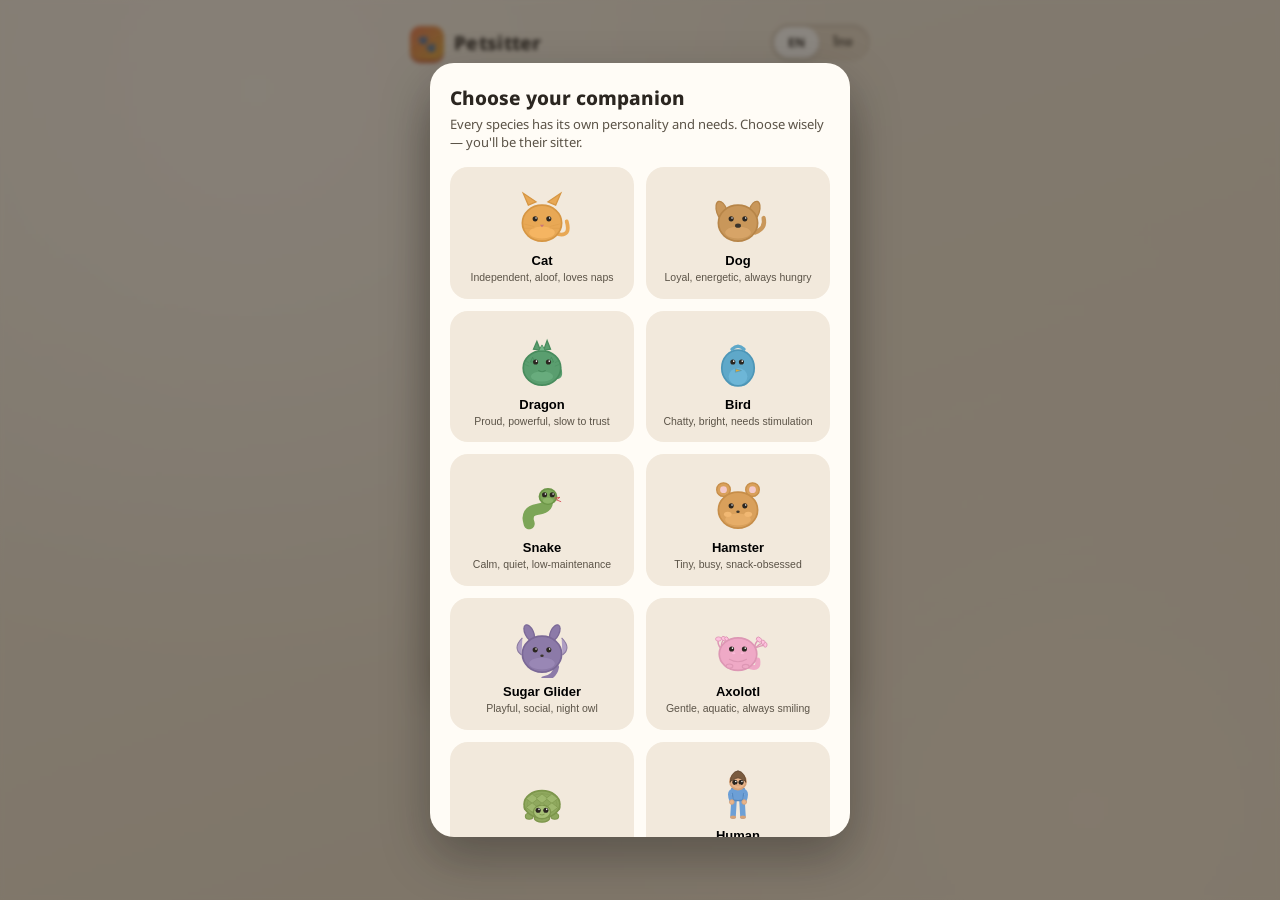
<file: index.html>
<!DOCTYPE html>
<html lang="en">
<head>
<meta charset="UTF-8">
<meta name="viewport" content="width=device-width, initial-scale=1.0, maximum-scale=1, user-scalable=no">
<title>Petsitter</title>
<link rel="preconnect" href="https://fonts.googleapis.com">
<link rel="preconnect" href="https://fonts.gstatic.com" crossorigin>
<link href="https://fonts.googleapis.com/css2?family=Press+Start+2P&family=Noto+Sans:wght@400;600;700;800&family=Noto+Sans+Thai:wght@400;600;700;800&display=swap" rel="stylesheet">
<link rel="stylesheet" href="css/style.css">
</head>
<body>

<div class="topbar">
  <div class="brand">
    <div class="brand-mark">🐾</div>
    <div class="brand-name">Petsitter</div>
  </div>
  <div class="lang-switch">
    <button class="lang-btn" data-lang="en">EN</button>
    <button class="lang-btn" data-lang="th">ไทย</button>
  </div>
</div>

<div class="device">
  <div class="device-header">
    <div class="pet-title">
      <div class="pet-name-row">
        <span class="pet-name" id="petNameDisplay">—</span>
        <button class="rename-btn" id="renameBtn" title="Rename">✏️</button>
      </div>
      <span class="pet-stage" id="petStageLabel" data-i18n="stage_egg">Egg</span>
    </div>
    <div class="header-icons">
      <button class="icon-btn" id="shopBtn" title="Shop">🛒</button>
      <button class="icon-btn" id="bagBtn" title="Inventory">🎒</button>
      <button class="icon-btn" id="statsBtn" title="Log">📋</button>
      <button class="icon-btn" id="settingsBtn" title="Settings">⚙️</button>
    </div>
  </div>

  <div class="screen-frame">
    <div class="screen">
      <div class="screen-top-row">
        <div class="age-badge" id="ageBadge">DAY 1</div>
        <div class="badge-cluster">
          <div class="signal-badge" id="signalBadge" title="Signal">📶</div>
          <div class="coin-badge">🪙 <span id="coinCount">0</span></div>
        </div>
      </div>
      <div class="pet-stage-view">
        <div class="pet-shadow"></div>
        <div class="speech-bubble" id="speechBubble"></div>
        <div class="pet-svg-wrap" id="petSvgWrap"></div>
        <div class="fx-layer" id="fxLayer"></div>
      </div>
      <div class="stats-panel">
        <div class="stat-row">
          <span class="stat-icon">🍖</span>
          <div class="stat-track" id="track-hunger"><div class="stat-fill fill-hunger" id="fill-hunger" style="width:100%"></div></div>
        </div>
        <div class="stat-row">
          <span class="stat-icon">😊</span>
          <div class="stat-track" id="track-happy"><div class="stat-fill fill-happy" id="fill-happy" style="width:100%"></div></div>
        </div>
        <div class="stat-row">
          <span class="stat-icon">⚡</span>
          <div class="stat-track" id="track-energy"><div class="stat-fill fill-energy" id="fill-energy" style="width:100%"></div></div>
        </div>
        <div class="stat-row">
          <span class="stat-icon">🧼</span>
          <div class="stat-track" id="track-clean"><div class="stat-fill fill-clean" id="fill-clean" style="width:100%"></div></div>
        </div>
        <div class="stat-row">
          <span class="stat-icon">❤️</span>
          <div class="stat-track" id="track-health"><div class="stat-fill fill-health" id="fill-health" style="width:100%"></div></div>
        </div>
      </div>
      <div class="status-strip" id="statusStrip"></div>
    </div>
  </div>

  <div class="controls">
    <button class="ctrl-btn primary" id="feedBtn"><span class="ci">🍖</span><span data-i18n="btn_feed">Feed</span></button>
    <button class="ctrl-btn" id="playBtn"><span class="ci">🎮</span><span data-i18n="btn_play">Play</span></button>
    <button class="ctrl-btn" id="cleanBtn"><span class="ci">🧼</span><span data-i18n="btn_clean">Clean</span></button>
    <button class="ctrl-btn" id="sleepBtn"><span class="ci">😴</span><span data-i18n="btn_sleep">Sleep</span></button>
  </div>
  <div class="mini-controls mini-controls-5">
    <button class="ctrl-btn" id="healBtn"><span class="ci">💊</span><span data-i18n="btn_heal">Heal</span></button>
    <button class="ctrl-btn" id="petBtn"><span class="ci">🖐️</span><span data-i18n="btn_pet">Pet</span></button>
    <button class="ctrl-btn" id="workBtn"><span class="ci">💰</span><span data-i18n="btn_earn">Earn</span></button>
    <button class="ctrl-btn" id="signalBtn"><span class="ci">📡</span><span data-i18n="btn_signal">Hunt</span></button>
    <button class="ctrl-btn" id="breedBtn" disabled><span class="ci">💞</span><span data-i18n="btn_breed">Breed</span></button>
  </div>
</div>

<div class="footer-note" id="footerNote">
  Petsitter runs entirely in your browser. Your pet's progress is saved automatically on this device.
</div>

<!-- SPECIES PICKER MODAL -->
<div class="modal-backdrop show" id="pickerBackdrop">
  <div class="modal">
    <h2 data-i18n="picker_title">Choose your companion</h2>
    <div class="sub" data-i18n="picker_sub">Every species has its own personality and needs. Choose wisely — you'll be their sitter.</div>
    <div class="species-grid" id="speciesGrid"></div>
    <div class="name-input-row">
      <label data-i18n="name_label">Name your pet</label>
      <input type="text" id="petNameInput" maxlength="14" placeholder="...">
    </div>
    <button class="big-btn" id="startBtn" disabled data-i18n="btn_start">Start caring</button>
    <button class="text-link-btn" id="pickerRestoreLink" data-i18n="picker_restore_link">Already have a pet? Restore with Transfer ID</button>
  </div>
</div>

<!-- INVENTORY MODAL -->
<div class="modal-backdrop" id="bagBackdrop">
  <div class="modal">
    <button class="modal-close" id="bagClose">✕</button>
    <h2 data-i18n="bag_title">Bag</h2>
    <div class="sub" data-i18n="bag_sub">Items you've earned from work and minigames.</div>
    <div class="inv-grid" id="invGrid"></div>
  </div>
</div>

<!-- FEED PICKER MODAL -->
<div class="modal-backdrop" id="feedPickerBackdrop">
  <div class="modal">
    <button class="modal-close" id="feedPickerClose">✕</button>
    <h2 data-i18n="feed_picker_title">Feed</h2>
    <div class="sub" data-i18n="feed_picker_sub">Choose something from your bag to feed your pet.</div>
    <div class="inv-grid" id="feedPickerGrid"></div>
  </div>
</div>

<!-- SHOP MODAL -->
<div class="modal-backdrop" id="shopBackdrop">
  <div class="modal">
    <button class="modal-close" id="shopClose">✕</button>
    <h2 data-i18n="shop_title">Shop</h2>
    <div class="sub" data-i18n="shop_sub">Spend coins on food, care items, and toys.</div>
    <div class="shop-grid" id="shopGrid"></div>
  </div>
</div>

<!-- ACTIVITIES MENU MODAL -->
<div class="modal-backdrop" id="activitiesBackdrop">
  <div class="modal">
    <button class="modal-close" id="activitiesClose">✕</button>
    <h2 data-i18n="activities_title">Activities</h2>
    <div class="sub" data-i18n="activities_sub">Choose something fun to do together.</div>
    <div class="activities-grid" id="activitiesGrid"></div>
  </div>
</div>

<!-- MINIGAME PLAY MODAL (shared shell for all activities) -->
<div class="modal-backdrop" id="gameBackdrop">
  <div class="modal">
    <button class="modal-close" id="gameClose">✕</button>
    <h2 id="gameTitleText">Tap Along!</h2>
    <div id="gameBody"></div>
  </div>
</div>

<!-- BREEDING DEN MODAL -->
<div class="modal-backdrop" id="breedBackdrop">
  <div class="modal">
    <button class="modal-close" id="breedClose">✕</button>
    <h2 data-i18n="breed_title">Breeding Den</h2>
    <div id="breedBody"></div>
  </div>
</div>

<!-- LOG MODAL -->
<div class="modal-backdrop" id="logBackdrop">
  <div class="modal">
    <button class="modal-close" id="logClose">✕</button>
    <h2 data-i18n="log_title">Care Log</h2>
    <div class="sub" data-i18n="log_sub">A record of pets you've raised.</div>
    <div id="traitsPanel"></div>
    <ul class="pet-log" id="petLog"></ul>
  </div>
</div>

<!-- SETTINGS MODAL -->
<div class="modal-backdrop" id="settingsBackdrop">
  <div class="modal">
    <button class="modal-close" id="settingsClose">✕</button>
    <h2 data-i18n="settings_title">Settings</h2>
    <div class="setting-row">
      <div>
        <div class="setting-label" data-i18n="settings_sound">Sound effects</div>
        <div class="setting-sub" data-i18n="settings_sound_sub">Chimes for feeding, play, and alerts</div>
      </div>
      <button class="toggle on" id="soundToggle"><div class="knob"></div></button>
    </div>
    <div class="setting-row">
      <div>
        <div class="setting-label" data-i18n="settings_notif">Reduced motion</div>
        <div class="setting-sub" data-i18n="settings_notif_sub">Calmer animations for the pet</div>
      </div>
      <button class="toggle" id="motionToggle"><div class="knob"></div></button>
    </div>
    <div class="setting-row" style="flex-direction:column; align-items:stretch; gap:6px;">
      <div class="setting-label" data-i18n="settings_transfer">Transfer data</div>
      <div class="setting-sub" data-i18n="settings_transfer_sub">Move your pet to another device, or back it up.</div>
      <button class="big-btn secondary" id="openTransferBtn" data-i18n="btn_open_transfer">Transfer Data</button>
    </div>
    <div class="setting-row" style="flex-direction:column; align-items:stretch; gap:6px;">
      <div class="setting-label" data-i18n="settings_reset">Reset game</div>
      <div class="setting-sub" data-i18n="settings_reset_sub">Erases your current pet and starts over. This cannot be undone.</div>
      <button class="danger-btn" id="resetBtn" data-i18n="btn_reset">Release &amp; restart</button>
    </div>
  </div>
</div>

<!-- TRANSFER DATA MODAL -->
<div class="modal-backdrop" id="transferBackdrop">
  <div class="modal">
    <button class="modal-close" id="transferClose">✕</button>
    <h2 data-i18n="transfer_title">Transfer Data</h2>
    <div class="sub" data-i18n="transfer_sub">Move your pet to another device using a Transfer ID and password, like a login code.</div>
    <div id="transferBody"></div>
  </div>
</div>

<script src="js/i18n.js"></script>
<script src="js/species.js"></script>
<script src="js/food.js"></script>
<script src="js/state.js"></script>
<script src="js/online.js"></script>
<script src="js/render.js"></script>
<script src="js/minigames.js"></script>
<script src="js/breeding_ui.js"></script>
<script src="js/transfer.js"></script>
<script src="js/transfer_ui.js"></script>
<script src="js/actions.js"></script>
<script src="js/main.js"></script>
</body>
</html>
</file>
<file: css/style.css>
:root{
  --shell: #F2E9DC;
  --shell-dark: #E3D5C0;
  --shell-shadow: #C9B79C;
  --screen-bg: #D7E8D4;
  --screen-bg-dim: #C6DBC2;
  --ink: #2B2620;
  --ink-soft: #5B5347;
  --coral: #E8734A;
  --coral-dark: #C85A34;
  --teal: #4A9B8E;
  --teal-dark: #397D72;
  --alert: #D64550;
  --alert-dark: #B23440;
  --gold: #E0A937;
  --paper: #FFFCF6;
  --font-display: 'Press Start 2P', monospace;
  --font-body: 'Noto Sans', 'Noto Sans Thai', sans-serif;
}
*{box-sizing:border-box; -webkit-tap-highlight-color: transparent;}
html,body{margin:0;padding:0;}
body{
  font-family: var(--font-body);
  background:
    radial-gradient(circle at 20% 10%, #F7EFE2 0%, transparent 45%),
    radial-gradient(circle at 85% 90%, #EFE1CC 0%, transparent 50%),
    linear-gradient(160deg, #EFE6D6 0%, #E4D6BE 100%);
  min-height:100vh;
  color: var(--ink);
  display:flex;
  flex-direction:column;
  align-items:center;
  padding: 24px 14px 60px;
  overflow-x:hidden;
}
body[lang="th"], body.lang-th { font-family: 'Noto Sans Thai', 'Noto Sans', sans-serif; }

/* ---------- top bar ---------- */
.topbar{
  width:100%; max-width:460px;
  display:flex; align-items:center; justify-content:space-between;
  margin-bottom:18px;
}
.brand{ display:flex; align-items:center; gap:10px; }
.brand-mark{
  width:34px;height:34px; border-radius:10px;
  background: linear-gradient(135deg, var(--coral), var(--gold));
  display:flex;align-items:center;justify-content:center;
  box-shadow: 0 3px 0 var(--coral-dark);
  font-size:16px;
}
.brand-name{ font-weight:800; font-size:19px; letter-spacing:0.3px; }
.lang-switch{
  display:flex; background: var(--shell-dark); border-radius:999px; padding:3px;
  box-shadow: inset 0 2px 4px rgba(0,0,0,0.12);
}
.lang-btn{
  border:none; background:transparent; padding:6px 14px; border-radius:999px;
  font-family: var(--font-body); font-weight:700; font-size:12.5px; cursor:pointer;
  color: var(--ink-soft); transition: all .15s ease;
}
.lang-btn.active{ background: var(--paper); color: var(--ink); box-shadow: 0 2px 4px rgba(0,0,0,0.15); }

/* ---------- device shell ---------- */
.device{
  width:100%; max-width:420px;
  background: linear-gradient(160deg, var(--shell) 0%, var(--shell-dark) 100%);
  border-radius: 42px;
  padding: 22px 20px 26px;
  box-shadow:
    0 2px 0 rgba(255,255,255,0.6) inset,
    0 -6px 14px rgba(201,183,156,0.5) inset,
    0 18px 0 var(--shell-shadow),
    0 26px 34px rgba(90,70,40,0.28);
  position:relative;
}
.device::before{
  content:"";
  position:absolute; top:12px; left:50%; transform:translateX(-50%);
  width:64px; height:6px; border-radius:4px; background: rgba(255,255,255,0.55);
}
.device-header{
  display:flex; justify-content:space-between; align-items:center;
  margin-bottom:12px; padding: 0 4px;
}
.pet-title{ display:flex; flex-direction:column; }
.pet-name-row{ display:flex; align-items:center; gap:6px; }
.pet-name{ font-weight:800; font-size:17px; }
.rename-btn{ background:none;border:none;cursor:pointer;opacity:0.55; font-size:13px; padding:2px 4px;}
.rename-btn:hover{opacity:1;}
.pet-stage{ font-size:11.5px; color: var(--ink-soft); font-weight:600; margin-top:1px;}
.header-icons{ display:flex; gap:8px; }
.icon-btn{
  width:34px;height:34px;border-radius:12px; border:none; cursor:pointer;
  background: var(--paper); box-shadow: 0 2px 0 rgba(0,0,0,0.08), inset 0 1px 0 rgba(255,255,255,0.8);
  font-size:15px; display:flex;align-items:center;justify-content:center;
  transition: transform .1s;
}
.icon-btn:active{ transform: translateY(2px); box-shadow:none; }

/* screen */
.screen-frame{
  background: linear-gradient(145deg,#3a352c,#211d17);
  border-radius: 26px; padding: 10px;
  box-shadow: inset 0 2px 8px rgba(0,0,0,0.5), 0 1px 0 rgba(255,255,255,0.15);
}
.screen{
  position:relative;
  background: radial-gradient(ellipse at 30% 15%, var(--screen-bg) 0%, var(--screen-bg-dim) 100%);
  border-radius: 18px;
  min-height: 300px;
  overflow:hidden;
  box-shadow: inset 0 0 0 3px rgba(0,0,0,0.08), inset 0 4px 18px rgba(0,0,0,0.14);
}
.screen::after{
  content:"";
  position:absolute; inset:0; pointer-events:none;
  background: repeating-linear-gradient(180deg, rgba(0,0,0,0.035) 0px, rgba(0,0,0,0.035) 1px, transparent 1px, transparent 3px);
  mix-blend-mode: multiply;
}
.screen-top-row{
  display:flex; justify-content:space-between; align-items:flex-start;
  padding: 10px 12px 0; position:relative; z-index:2;
}
.age-badge{
  font-family: var(--font-display); font-size: 8px; color: var(--ink);
  background: rgba(255,255,255,0.45); padding:4px 6px; border-radius:6px;
  letter-spacing:0.5px;
}
.coin-badge{
  font-family: var(--font-display); font-size:8px; color: var(--ink);
  background: rgba(255,255,255,0.45); padding:4px 6px; border-radius:6px;
  display:flex; align-items:center; gap:4px;
}
.badge-cluster{ display:flex; align-items:center; gap:6px; }
.signal-badge{
  font-size:12px; background: rgba(255,255,255,0.45); border-radius:6px;
  padding:3px 6px; line-height:1; cursor:default; transition: filter .2s;
}
.signal-badge.sig-none{ filter: grayscale(1) opacity(0.5); }
.signal-badge.sig-weak{ filter: saturate(0.6); }
.signal-badge.sig-strong{ filter: saturate(1.3); }
.pet-stage-view{
  position:relative; height: 168px;
  display:flex; align-items:center; justify-content:center;
  z-index:2;
}
.pet-shadow{
  position:absolute; bottom: 14px; left:50%; transform: translateX(-50%);
  width: 78px; height:14px; background: rgba(43,38,32,0.18); border-radius:50%;
  filter: blur(1px);
}
.pet-svg-wrap{ width:150px; height:150px; }
.pet-svg-wrap svg{ width:100%; height:100%; overflow:visible; }
.speech-bubble{
  position:absolute; top: -2px; left:50%; transform: translateX(-50%);
  background: var(--paper); border: 2px solid var(--ink); border-radius: 10px;
  padding: 4px 9px; font-size: 11px; font-weight:700; white-space:nowrap;
  opacity:0; transition: opacity .2s, transform .2s; pointer-events:none;
}
.speech-bubble.show{ opacity:1; }
.speech-bubble::after{
  content:""; position:absolute; bottom:-7px; left:50%; transform:translateX(-50%);
  border-left:6px solid transparent; border-right:6px solid transparent; border-top:7px solid var(--ink);
}
.speech-bubble::before{
  content:""; position:absolute; bottom:-4.4px; left:50%; transform:translateX(-50%);
  border-left:5px solid transparent; border-right:5px solid transparent; border-top:6px solid var(--paper);
  z-index:1;
}
.fx-layer{ position:absolute; inset:0; pointer-events:none; z-index:3; }
.floater{
  position:absolute; font-size: 20px; opacity:1; animation: floatUp 1.1s ease-out forwards;
}
@keyframes floatUp{
  0%{ transform: translateY(0) scale(0.6); opacity:0; }
  15%{ opacity:1; transform: translateY(-6px) scale(1.05); }
  100%{ transform: translateY(-58px) scale(1); opacity:0; }
}

/* stat bars area on screen */
.stats-panel{
  position:relative; z-index:2; padding: 4px 14px 12px;
}
.stat-row{ display:flex; align-items:center; gap:8px; margin-bottom:6px; }
.stat-icon{ font-size:13px; width:16px; text-align:center; }
.stat-track{
  flex:1; height:9px; background: rgba(43,38,32,0.14); border-radius:5px; overflow:hidden;
  box-shadow: inset 0 1px 2px rgba(0,0,0,0.15);
}
.stat-fill{ height:100%; border-radius:5px; transition: width .4s ease; }
.fill-hunger{ background: linear-gradient(90deg,#E8734A,#F0966E); }
.fill-happy{ background: linear-gradient(90deg,#E0A937,#EFC761); }
.fill-energy{ background: linear-gradient(90deg,#4A9B8E,#6FBBAE); }
.fill-clean{ background: linear-gradient(90deg,#6C9FD6,#93BDE8); }
.fill-health{ background: linear-gradient(90deg,#C25A82,#DD86A6); }
.stat-track.critical .stat-fill{ animation: pulseCritical 1s infinite; }
@keyframes pulseCritical{ 0%,100%{ filter:brightness(1);} 50%{ filter:brightness(1.35);} }

.status-strip{
  position:relative; z-index:2; padding: 0 14px 10px;
  display:flex; gap:6px; flex-wrap:wrap; min-height: 22px;
}
.status-chip{
  font-size:10.5px; font-weight:700; padding: 3px 8px; border-radius:999px;
  background: rgba(255,255,255,0.55); color: var(--ink);
}
.status-chip.warn{ background: var(--alert); color: white; }
.status-chip.good{ background: var(--teal); color: white; }

/* action buttons */
.controls{
  margin-top: 16px;
  display:grid; grid-template-columns: repeat(4,1fr); gap:9px;
}
.ctrl-btn{
  border:none; border-radius:16px; cursor:pointer;
  background: var(--paper);
  box-shadow: 0 4px 0 var(--shell-shadow), inset 0 1px 0 rgba(255,255,255,0.9);
  padding: 10px 4px 8px;
  display:flex; flex-direction:column; align-items:center; gap:4px;
  font-family: var(--font-body); font-weight:700; font-size:10.5px; color: var(--ink);
  transition: transform .08s;
}
.ctrl-btn .ci{ font-size:19px; }
.ctrl-btn:active{ transform: translateY(3px); box-shadow: 0 1px 0 var(--shell-shadow); }
.ctrl-btn:disabled{ opacity:0.4; cursor:not-allowed; }
.ctrl-btn.primary{ background: var(--coral); color:white; box-shadow: 0 4px 0 var(--coral-dark); }
.ctrl-btn.primary:active{ box-shadow: 0 1px 0 var(--coral-dark); }

.mini-controls{
  margin-top:9px; display:grid; grid-template-columns: repeat(3,1fr); gap:9px;
}
.mini-controls-4{ grid-template-columns: repeat(4,1fr); }
.mini-controls-5{ grid-template-columns: repeat(5,1fr); gap:6px; }
.mini-controls-5 .ctrl-btn{ padding:8px 2px 6px; font-size:9.5px; }
.mini-controls-5 .ci{ font-size:16px; }

/* ---------- modals ---------- */
.modal-backdrop{
  position:fixed; inset:0; background: rgba(43,38,32,0.55); backdrop-filter: blur(2px);
  display:flex; align-items:center; justify-content:center; z-index:50; padding:18px;
  opacity:0; pointer-events:none; transition: opacity .2s;
}
.modal-backdrop.show{ opacity:1; pointer-events:auto; }
.modal{
  background: var(--paper); border-radius: 24px; padding: 22px 20px;
  max-width: 420px; width:100%; max-height:86vh; overflow-y:auto;
  box-shadow: 0 20px 50px rgba(0,0,0,0.3);
  transform: translateY(14px) scale(0.98); transition: transform .2s;
}
.modal-backdrop.show .modal{ transform: translateY(0) scale(1); }
.modal h2{ margin:0 0 4px; font-size:19px; font-weight:800; }
.modal .sub{ color:var(--ink-soft); font-size:13px; margin-bottom:16px; }
.modal-close{
  float:right; background:var(--shell-dark); border:none; width:30px;height:30px;
  border-radius:10px; cursor:pointer; font-size:14px;
}

/* species picker */
.species-grid{ display:grid; grid-template-columns: repeat(2,1fr); gap:12px; margin-top:6px; }
.species-card{
  border: 2.5px solid transparent; background: var(--shell); border-radius:18px;
  padding: 14px 10px 12px; text-align:center; cursor:pointer;
  transition: border-color .15s, transform .1s;
}
.species-card:hover{ border-color: var(--gold); }
.species-card:active{ transform: scale(0.97); }
.species-card .sicon{ width:64px;height:64px; margin:0 auto 6px; }
.species-card .sname{ font-weight:800; font-size:13px; }
.species-card .sdesc{ font-size:10.5px; color: var(--ink-soft); margin-top:2px; line-height:1.4;}

.name-input-row{ margin-top:14px; }
.name-input-row label{ font-size:12px; font-weight:700; color: var(--ink-soft); display:block; margin-bottom:6px; }
.name-input-row input{
  width:100%; padding: 11px 14px; border-radius:14px; border: 2px solid var(--shell-dark);
  font-family: var(--font-body); font-size:15px; background: var(--shell);
}
.name-input-row input:focus{ outline:none; border-color: var(--coral); }
.big-btn{
  width:100%; margin-top:16px; padding: 13px; border:none; border-radius:16px;
  background: var(--coral); color:white; font-family:var(--font-body); font-weight:800; font-size:14.5px;
  cursor:pointer; box-shadow: 0 4px 0 var(--coral-dark);
}
.big-btn:active{ transform: translateY(3px); box-shadow:none; }
.big-btn:disabled{ opacity:0.5; cursor:not-allowed; }
.big-btn.secondary{ background: var(--teal); box-shadow: 0 4px 0 var(--teal-dark); }

.text-link-btn{
  display:block; width:100%; background:none; border:none; cursor:pointer;
  margin-top:14px; padding:6px; font-family: var(--font-body); font-weight:700; font-size:12px;
  color: var(--teal-dark); text-decoration: underline; text-underline-offset: 2px;
}
.text-link-btn:active{ opacity:0.7; }

.transfer-id-box{
  font-family: var(--font-display); font-size:15px; text-align:center; letter-spacing:1px;
  padding:18px 12px; user-select: all;
}
.transfer-offline-warning{
  background: rgba(214,69,80,0.1); color: var(--alert-dark); border-radius:10px;
  padding:9px 12px; font-weight:600; margin-top:10px; line-height:1.5;
}

/* minigame */
.game-area{ min-height: 220px; display:flex; flex-direction:column; align-items:center; justify-content:center; gap:14px; }
.tap-target{
  width:90px;height:90px; border-radius:50%; background: var(--gold); border:none; cursor:pointer;
  font-size:34px; box-shadow: 0 6px 0 #B8841F; transition: transform .06s;
}
.tap-target:active{ transform: scale(0.9) translateY(4px); box-shadow: 0 2px 0 #B8841F; }
.game-score{ font-family: var(--font-display); font-size:16px; }
.game-timer{ font-size:12px; color: var(--ink-soft); font-weight:700; }

/* inventory */
.inv-grid{ display:grid; grid-template-columns: repeat(3,1fr); gap:10px; margin-top:8px; }
.inv-item{
  background: var(--shell); border-radius:16px; padding:12px 8px; text-align:center; cursor:pointer;
  border: none; transition: transform .1s; position:relative;
}
.inv-item:active{ transform: scale(0.95); }
.inv-item:disabled{ opacity:0.35; cursor:not-allowed; }
.inv-item .ii{ font-size:26px; }
.inv-item .iname{ font-size:11px; font-weight:700; margin-top:4px; }
.inv-item .icount{ font-size:10px; color: var(--ink-soft); margin-top:1px;}
.inv-item-preferred{ box-shadow: 0 0 0 2px var(--gold) inset; }
.pref-star{
  position:absolute; top:4px; right:6px; font-size:11px; color: var(--gold);
}

/* history / graveyard */
.pet-log{ list-style:none; padding:0; margin:0; display:flex; flex-direction:column; gap:8px; }
.pet-log li{
  background: var(--shell); border-radius:14px; padding:10px 12px;
  display:flex; align-items:center; gap:10px; font-size:12.5px;
}
.pet-log .plicon{ font-size:20px; }
.pet-log .plname{ font-weight:800; }
.pet-log .pldetail{ color: var(--ink-soft); font-size:11px; }

/* personality traits panel (adapted from TamaFi's trait system) */
.traits-box{
  background: var(--shell); border-radius:16px; padding:14px 14px 10px; margin: 0 0 16px;
}
.traits-box h3{ margin:0 0 10px; font-size:13px; font-weight:800; }
.trait-row{ margin-bottom:9px; }
.trait-row:last-child{ margin-bottom:0; }
.trait-label-row{ display:flex; justify-content:space-between; font-size:11px; font-weight:700; color: var(--ink-soft); margin-bottom:4px; }
.trait-track{ height:7px; background: rgba(43,38,32,0.1); border-radius:4px; overflow:hidden; }
.trait-fill{ height:100%; border-radius:4px; }
.trait-fill.curiosity{ background: linear-gradient(90deg,#6C9FD6,#93BDE8); }
.trait-fill.activity{ background: linear-gradient(90deg,#E0A937,#EFC761); }
.trait-fill.stress{ background: linear-gradient(90deg,#D64550,#E8747E); }

/* footer */
.footer-note{
  margin-top: 22px; font-size:11.5px; color: var(--ink-soft); text-align:center; max-width:380px; line-height:1.6;
}
.setting-row{
  display:flex; align-items:center; justify-content:space-between; padding: 12px 2px;
  border-bottom: 1px solid var(--shell-dark);
}
.setting-row:last-child{ border-bottom:none; }
.setting-label{ font-size:13.5px; font-weight:700; }
.setting-sub{ font-size:11px; color: var(--ink-soft); margin-top:2px; }
.toggle{
  width:44px;height:26px;border-radius:999px; background: var(--shell-dark); position:relative; cursor:pointer; border:none;
  transition: background .2s;
}
.toggle.on{ background: var(--teal); }
.toggle .knob{
  position:absolute; top:3px; left:3px; width:20px;height:20px; border-radius:50%; background:white;
  box-shadow: 0 1px 3px rgba(0,0,0,0.3); transition: left .2s;
}
.toggle.on .knob{ left:21px; }

.danger-btn{
  width:100%; padding:11px; border-radius:14px; border:2px solid var(--alert); background:transparent;
  color: var(--alert); font-weight:800; font-size:13px; cursor:pointer; margin-top:6px;
}
.danger-btn:active{ background: var(--alert); color:white; }

@media (max-width:380px){
  .device{ padding: 18px 14px 20px; }
  .pet-svg-wrap{ width:130px; height:130px; }
}
[data-i18n]{ }
.hidden{ display:none !important; }

/* ========== SHOP ========== */
.shop-grid{ display:grid; grid-template-columns: repeat(3,1fr); gap:10px; margin-top:8px; }
.shop-item{
  background: var(--shell); border-radius:16px; padding:12px 8px; text-align:center;
}
.shop-item .ii{ font-size:26px; }
.shop-item .iname{ font-size:11px; font-weight:700; margin-top:4px; }
.shop-price{ font-size:11px; color: var(--ink-soft); margin: 4px 0 8px; font-weight:700; }
.shop-buy-btn{
  width:100%; border:none; border-radius:10px; padding:6px 4px; background: var(--coral); color:white;
  font-family: var(--font-body); font-weight:800; font-size:11px; cursor:pointer;
  box-shadow: 0 3px 0 var(--coral-dark);
}
.shop-buy-btn:active{ transform: translateY(2px); box-shadow:none; }
.shop-buy-btn:disabled{ background: var(--shell-dark); color: var(--ink-soft); box-shadow:none; cursor:not-allowed; }

/* ========== ACTIVITIES MENU ========== */
.activities-grid{ display:grid; grid-template-columns: repeat(2,1fr); gap:12px; margin-top:8px; }
.activity-card{
  background: var(--shell); border-radius:18px; padding:16px 10px; text-align:center; cursor:pointer;
  border: 2.5px solid transparent; transition: border-color .15s, transform .1s;
}
.activity-card:hover{ border-color: var(--teal); }
.activity-card:active{ transform: scale(0.97); }
.act-icon{ font-size:30px; margin-bottom:4px; }
.act-name{ font-weight:800; font-size:13px; }
.act-desc{ font-size:10.5px; color: var(--ink-soft); margin-top:2px; line-height:1.4; }

/* ========== MEMORY MATCH ========== */
.memory-hud{ font-size:12.5px; font-weight:700; color: var(--ink-soft); margin-bottom:8px; }
.memory-grid{ display:grid; grid-template-columns: repeat(4,1fr); gap:8px; }
.memory-card{
  aspect-ratio: 1; border-radius:12px; border:none; background: var(--coral); cursor:pointer;
  display:flex; align-items:center; justify-content:center; font-size:20px; color:white;
  box-shadow: 0 3px 0 var(--coral-dark); transition: transform .1s;
}
.memory-card.flipped{ background: var(--paper); color: var(--ink); box-shadow: 0 2px 0 var(--shell-shadow); }
.memory-card.matched{ background: var(--teal); box-shadow: 0 2px 0 var(--teal-dark); opacity:0.7; }
.memory-card:active{ transform: scale(0.94); }

/* ========== CATCH PRACTICE ========== */
.catch-hud{ display:flex; justify-content:space-between; font-size:12.5px; font-weight:700; color: var(--ink-soft); margin-bottom:8px; }
.catch-field{
  position:relative; height:240px; background: linear-gradient(180deg, var(--screen-bg), var(--screen-bg-dim));
  border-radius:16px; overflow:hidden; cursor:pointer; touch-action:none;
}
.catch-basket{
  position:absolute; bottom:8px; left:50%; transform:translateX(-50%); font-size:30px; pointer-events:none;
}
.catch-drop{ position:absolute; font-size:22px; pointer-events:none; }

/* ========== RHYTHM TAP ========== */
.rhythm-hud{ text-align:center; font-family: var(--font-display); font-size:14px; margin-bottom:10px; }
.rhythm-track{
  position:relative; height:120px; display:flex; align-items:center; justify-content:center;
}
.rhythm-ring{
  width:70px; height:70px; border-radius:50%; border: 4px solid var(--coral); position:absolute;
}
.rhythm-note{
  width:70px; height:70px; border-radius:50%; background: var(--gold); position:absolute;
  transform: scale(0.2); opacity:0;
}
.rhythm-btn{ margin: 10px auto 0; display:block; }

/* ========== BREEDING DEN ========== */
.breed-blocked{
  background: rgba(214,69,80,0.12); color: var(--alert-dark); border-radius:12px; padding:10px 14px;
  font-size:12.5px; font-weight:700; margin-bottom:14px;
}
.breed-tabs{ display:flex; gap:8px; margin-bottom:14px; }
.breed-tab-btn{
  flex:1; padding:9px 4px; border-radius:12px; border:none; background: var(--shell);
  font-family: var(--font-body); font-weight:700; font-size:12px; color: var(--ink-soft); cursor:pointer;
}
.breed-tab-btn.active{ background: var(--coral); color:white; }
.breed-section{ margin-bottom:18px; }
.breed-section h4{ margin:0 0 4px; font-size:13px; font-weight:800; }
.pairing-code-box{
  background: var(--shell); border-radius:12px; padding:12px; font-family: monospace; font-size:11px;
  word-break: break-all; margin: 8px 0 10px; line-height:1.6; user-select: all;
}
.pairing-input{
  width:100%; min-height:70px; border-radius:12px; border:2px solid var(--shell-dark); padding:10px 12px;
  font-family: monospace; font-size:11px; resize: vertical; margin-bottom:8px;
}
.pairing-input:focus{ outline:none; border-color: var(--coral); }
.breed-error{ color: var(--alert); font-size:11.5px; font-weight:700; min-height:16px; margin-bottom:4px; }
.online-unavailable{ background: var(--shell); border-radius:16px; padding:16px; }
.online-unavailable h4{ margin:0 0 8px; font-size:13.5px; }
.online-unavailable p{ font-size:12px; color: var(--ink-soft); line-height:1.6; margin: 0 0 14px; }
.online-actions{ display:flex; gap:8px; margin: 10px 0 14px; }
.online-actions .big-btn{ margin-top:0; }
.online-listings{ display:flex; flex-direction:column; gap:8px; }
.online-listing-card{
  display:flex; align-items:center; gap:10px; background: var(--shell); border-radius:14px; padding:10px 12px;
}
.ol-icon{ font-size:24px; }
.ol-info{ flex:1; }
.ol-name{ font-weight:800; font-size:13px; }
.ol-detail{ font-size:10.5px; color: var(--ink-soft); }
.ol-select-btn{
  border:none; border-radius:10px; padding:7px 10px; background: var(--coral); color:white;
  font-family: var(--font-body); font-weight:700; font-size:10.5px; cursor:pointer;
}
.ol-select-btn:disabled{ background: var(--shell-dark); color: var(--ink-soft); cursor:not-allowed; }

.gen-badge{
  display:inline-block; margin-top:10px; font-size:10.5px; font-weight:800; color: var(--teal-dark);
  background: rgba(74,155,142,0.15); padding:4px 9px; border-radius:999px;
}
.parentage-note{ font-size:10.5px; color: var(--ink-soft); margin-top:6px; }
</file>
